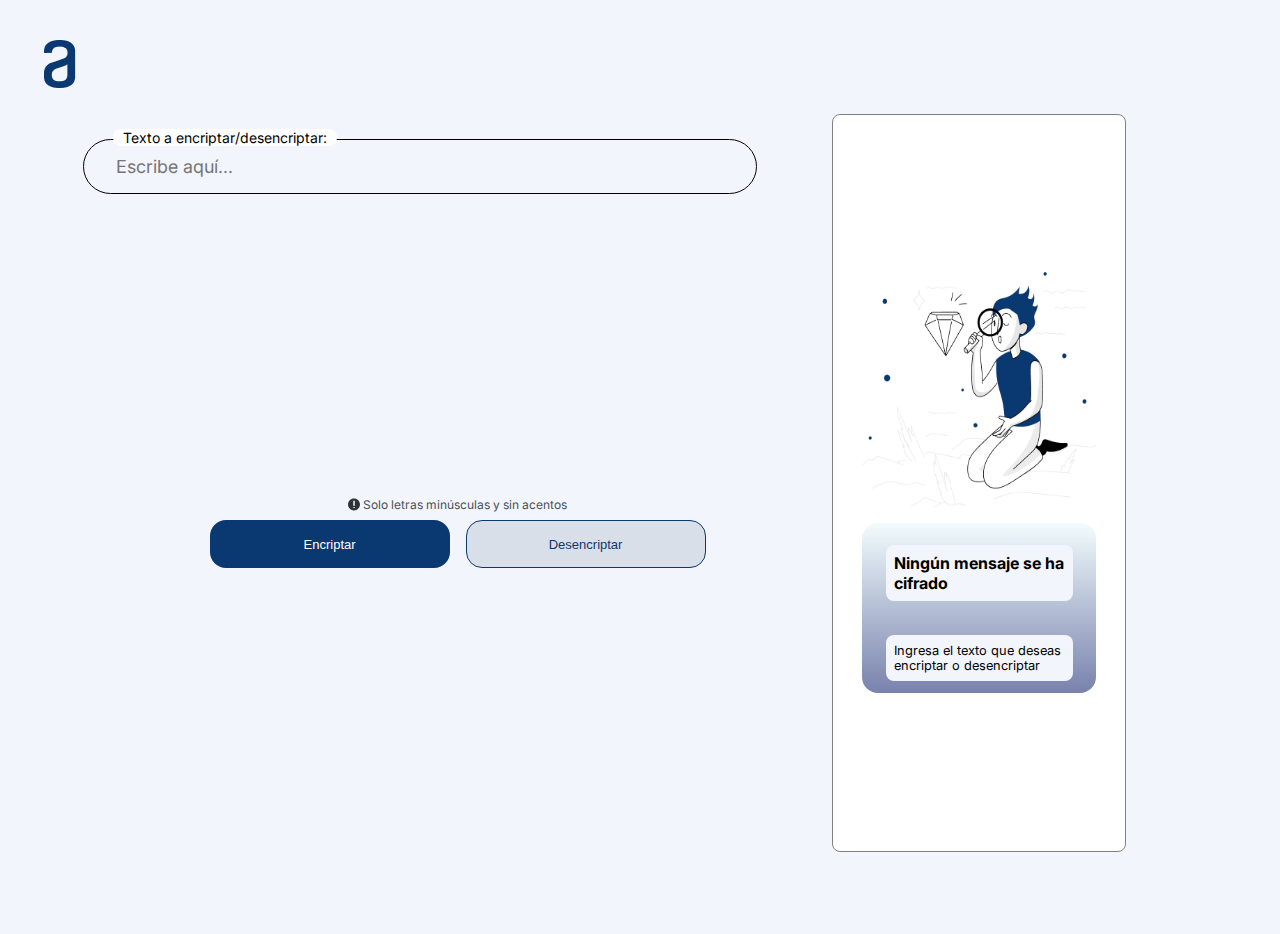
<file: index.html>
<!DOCTYPE html>
<html lang="en">
  <head>
    <meta charset="UTF-8" />
    <meta name="viewport" content="width=device-width, initial-scale=1.0" />
    <title>Encryptor</title>
    <link rel="stylesheet" href="./src/styles/styles.css" />
    <script src="./src/js/app.js"></script>
  </head>
  <body>
    <header>
      <nav>
        <div class="header">
          <img src="./src/assets/images/logo.png" alt="Logo de alura" />
        </div>
      </nav>
    </header>
    <main>
      <section>
        <div class="container">
          <div class="panel-left">
            <div class="panel-left-item">
              <label for="inputText">Texto a encriptar/desencriptar:</label>
              <textarea
                class="auto-resize"
                name="inputText"
                placeholder="Escribe aquí..."
              ></textarea>
            </div>
            <div class="panel-left-bottom">
              <div class="panel-left-bottom-info">
                <img
                  src="./src/assets/images/icon-label.svg"
                  alt="Imagen de ícono de '!'"
                  id="icon"
                /><label> Solo letras minúsculas y sin acentos</label>
              </div>
              <div class="panel-left-bottom-btns">
                <button id="btn-encrypt" onclick="encryptText()">
                  Encriptar
                </button>
                <button id="btn-desencrypt" onclick="desEncryptText()">
                  Desencriptar
                </button>
              </div>
            </div>
          </div>
          <div class="panel-right">
            <div class="panel-right-item">
              <img
                src="./src/assets/images/muneco.png"
                alt="Imagen 'Bandeja Vacía'"
                id="emptyInbox"
              />
              <div class="panel-right-messages">
                <h4 id="messagesTitle">Ningún mensaje se ha cifrado</h4>
                <p title="Copiar" id="newWord">
                  Ingresa el texto que deseas encriptar o desencriptar
                </p>
              </div>
            </div>
          </div>
        </div>
      </section>
    </main>
  </body>
</html>
</file>
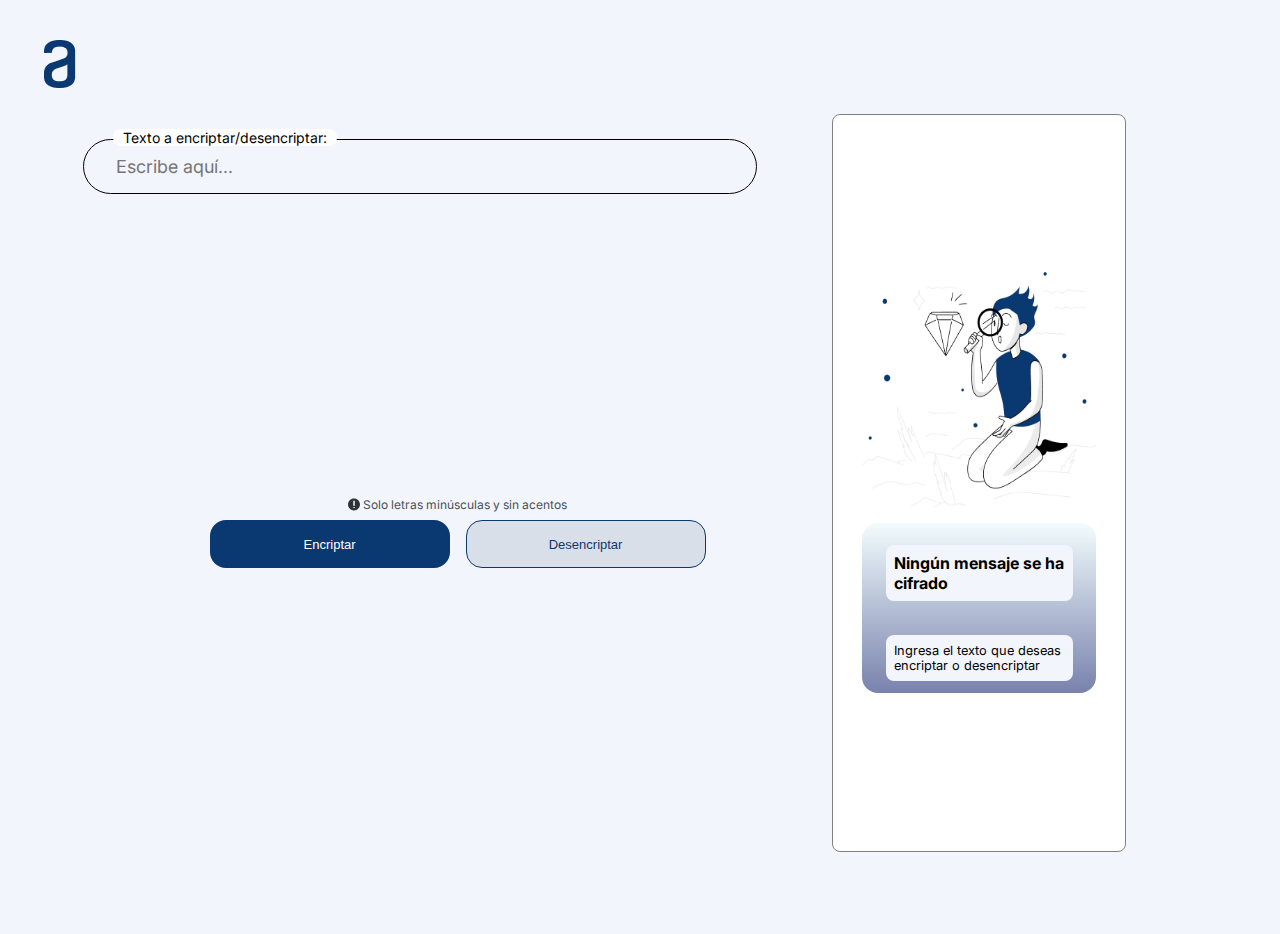
<file: src/index.html>
<!DOCTYPE html>
<html lang="en">
  <head>
    <meta charset="UTF-8" />
    <meta name="viewport" content="width=device-width, initial-scale=1.0" />
    <title>Encryptor</title>
    <link rel="stylesheet" href="./styles/styles.css" />
    <script src="./js/app.js"></script>
  </head>
  <body>
    <header>
      <nav>
        <div class="header">
          <img src="./assets/images/logo.png" alt="Logo de alura" />
        </div>
      </nav>
    </header>
    <main>
      <section>
        <div class="container">
          <div class="panel-left">
            <div class="panel-left-item">
              <label for="inputText">Texto a encriptar/desencriptar:</label>
              <textarea
                class="auto-resize"
                name="inputText"
                placeholder="Escribe aquí..."
              ></textarea>
            </div>
            <div class="panel-left-bottom">
              <div class="panel-left-bottom-info">
                <img
                  src="./assets/images/icon-label.svg"
                  alt="Imagen de ícono de '!'"
                  id="icon"
                /><label> Solo letras minúsculas y sin acentos</label>
              </div>
              <div class="panel-left-bottom-btns">
                <button id="btn-encrypt" onclick="encryptText()">
                  Encriptar
                </button>
                <button id="btn-desencrypt" onclick="desEncryptText()">
                  Desencriptar
                </button>
              </div>
            </div>
          </div>
          <div class="panel-right">
            <div class="panel-right-item">
              <img
                src="./assets/images/muneco.png"
                alt="Imagen 'Bandeja Vacía'"
                id="emptyInbox"
              />
              <div class="panel-right-messages">
                <h4 id="messagesTitle">Ningún mensaje se ha cifrado</h4>
                <p title="Copiar" id="newWord">
                  Ingresa el texto que deseas encriptar o desencriptar
                </p>
              </div>
            </div>
          </div>
        </div>
      </section>
    </main>
  </body>
</html>
</file>
<file: src/styles/styles.css>
@import url("https://fonts.googleapis.com/css2?family=Inter:wght@300;600&display=swap");

* {
  box-sizing: border-box;
}

:root {
  --color-primario: #0A3871;
  --color-secundario: #F3F5FC;
  --color-terciario: #D8DFE8;

  --fuente-inter: 'Inter', sans-serif;
}

body {
  padding: 0;
  margin: 0;
  font-family: var(--fuente-inter);
  background-color: var(--color-secundario);
}

.header {
  margin-top: 40px;
  display: flex;
}


.container {
    min-height: calc(100vh - 80px);
    display: grid;
    grid-template-columns: 65% 23%;
    border-radius: 10px;
    overflow: hidden;
    margin-top: 2%;
    
  }

  .panel-left {
    display: flex;
    flex-direction: column;
    justify-content: flex-start;
    padding-left: 10%;
    padding-top: 3%;
  }

  .panel-left-item label {
    display: inline-block;
    background-color: white;
    margin-bottom: 10px;
    position: absolute;
    padding: 0 10px;
    transform: translate(30px, -10px);
    font-size: 14px;
    border-radius: 0.5rem;
  }

  .panel-left-bottom {
    margin-top: 40%;
    display: flex;
    justify-content: center;
    align-items: center;
    gap: 0.5rem;
    flex-direction: column;
  }

  .panel-left-bottom-info {
    font-size: 12px;
    color: #495057;
    display: flex;
    justify-content: center;
    gap: 0.2rem;
  }

  #icon {
    width: 12px;
    padding-top: rem;
    height: auto;
  }

  .panel-left-bottom-btns {
    display: flex;
    flex-direction: row;
    gap: 1rem;
  }

  #btn-encrypt {
    background-color: var(--color-primario);
    color: white;
    display: block;
  }

  #btn-encrypt:hover {
    background-color: white;
    color: var(--color-primario);
    border: 1px solid var(--color-primario);
}

  #btn-desencrypt {
    background-color: var(--color-terciario);
    color: var(--color-primario);
    border: 1px solid var(--color-primario);
  }

  #btn-desencrypt:hover {
    background-color: var(--color-primario);
    color: var(--color-terciario);
}

  button {
    border: none;
    border-radius: 1rem;
    text-align: center;
    font-size: 13px;
    height: 3rem;
    width: 15rem;
    cursor: pointer;
    transition: background-color 0.3s, color 0.3s;
  }

  .panel-right {
    background-color: white;
    border-radius: 0.5rem;
    border: 0.3px solid gray;
    display: flex;
    justify-content: center;
    align-items: center;
    height: 90%;
  }

  .panel-right-item {
    width: 80%;
    height: 80%;
    display: flex;
    justify-content: center;
    flex-direction: column;
    gap: 1rem;
  }

  #newWord {
    transition: background-color 0.3s, color 0.3s;
    height: auto;
  }

  #emptyInbox {
    width: auto;
    height: 40%;
  }

  textarea {
  border: 1px solid black;
  height: 55px;
  padding: 0 2rem;
  width: 90%;
  outline: none;
  transition: background 0.5s;
  font-family: var(--fuente-inter);
  font-size: 18px;
  border-radius: 100px;
  overflow-y: hidden;
  resize: none;
  padding-top: 1rem;
  background-color: transparent;
}

textarea::placeholder {
  font-family: var(--fuente-inter);
}

.panel-right-messages {
  display: flex;
  flex-direction: column;
  align-items: center;
  background: linear-gradient(to bottom, #F2FCFE, #7882AC); 
  border-radius: 1rem;
}

.panel-right-messages > * {
  width: 80%;
  border-radius: 0.5rem;
  padding: 0.5rem;
  background: var(--color-secundario);
}

.panel-right-messages > p {
  cursor: pointer;
  font-size: 0.8rem;
}

/*Resposive*/

@media (max-width: 768px) {
  body {
    padding: 20px;
  }

  .container {
    display: flex;
    flex-direction: column;
    justify-content: center;
    gap: 1rem;
  }

  #emptyInbox {
    display: none;
  }

  .panel-left {
    padding: 0;
  }

  .panel-left-item {
    margin-top: 8%;
  }

  .panel-left-bottom {
    margin-top: 85%;
  }

  .panel-right {
    padding: 1rem;
  }

  button {
    width: 18rem;
  }
  
}

@media (max-width: 650px) {

  .header {
    margin-top: 8%;
  }

  .container{
    justify-content: start;
    padding: 0px;
    gap: 2rem;
  }

  .panel-left{
    margin-top: 3rem;
    justify-content: center;
  }

  .panel-left-item {
    margin-left: 2rem;
  }

  .panel-left-bottom-btns {
    flex-direction: column;
  }
}
</file>
